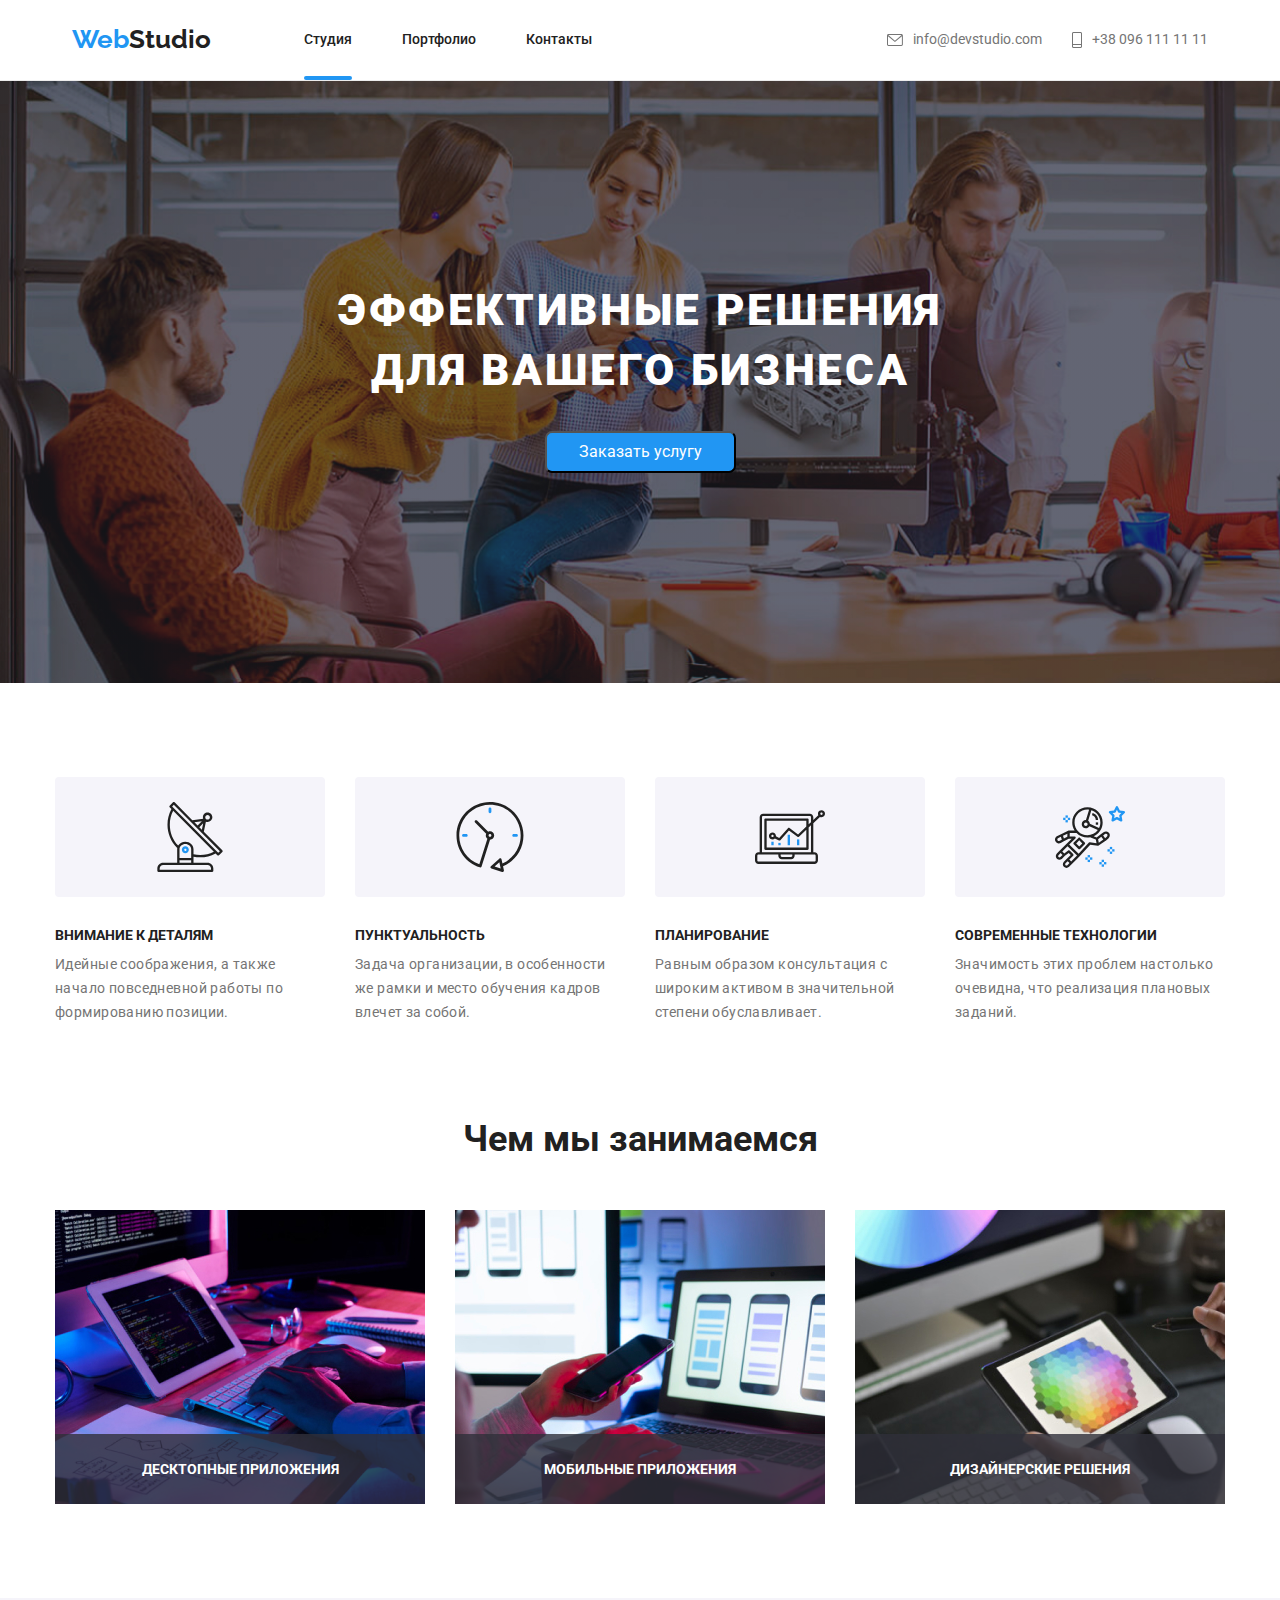
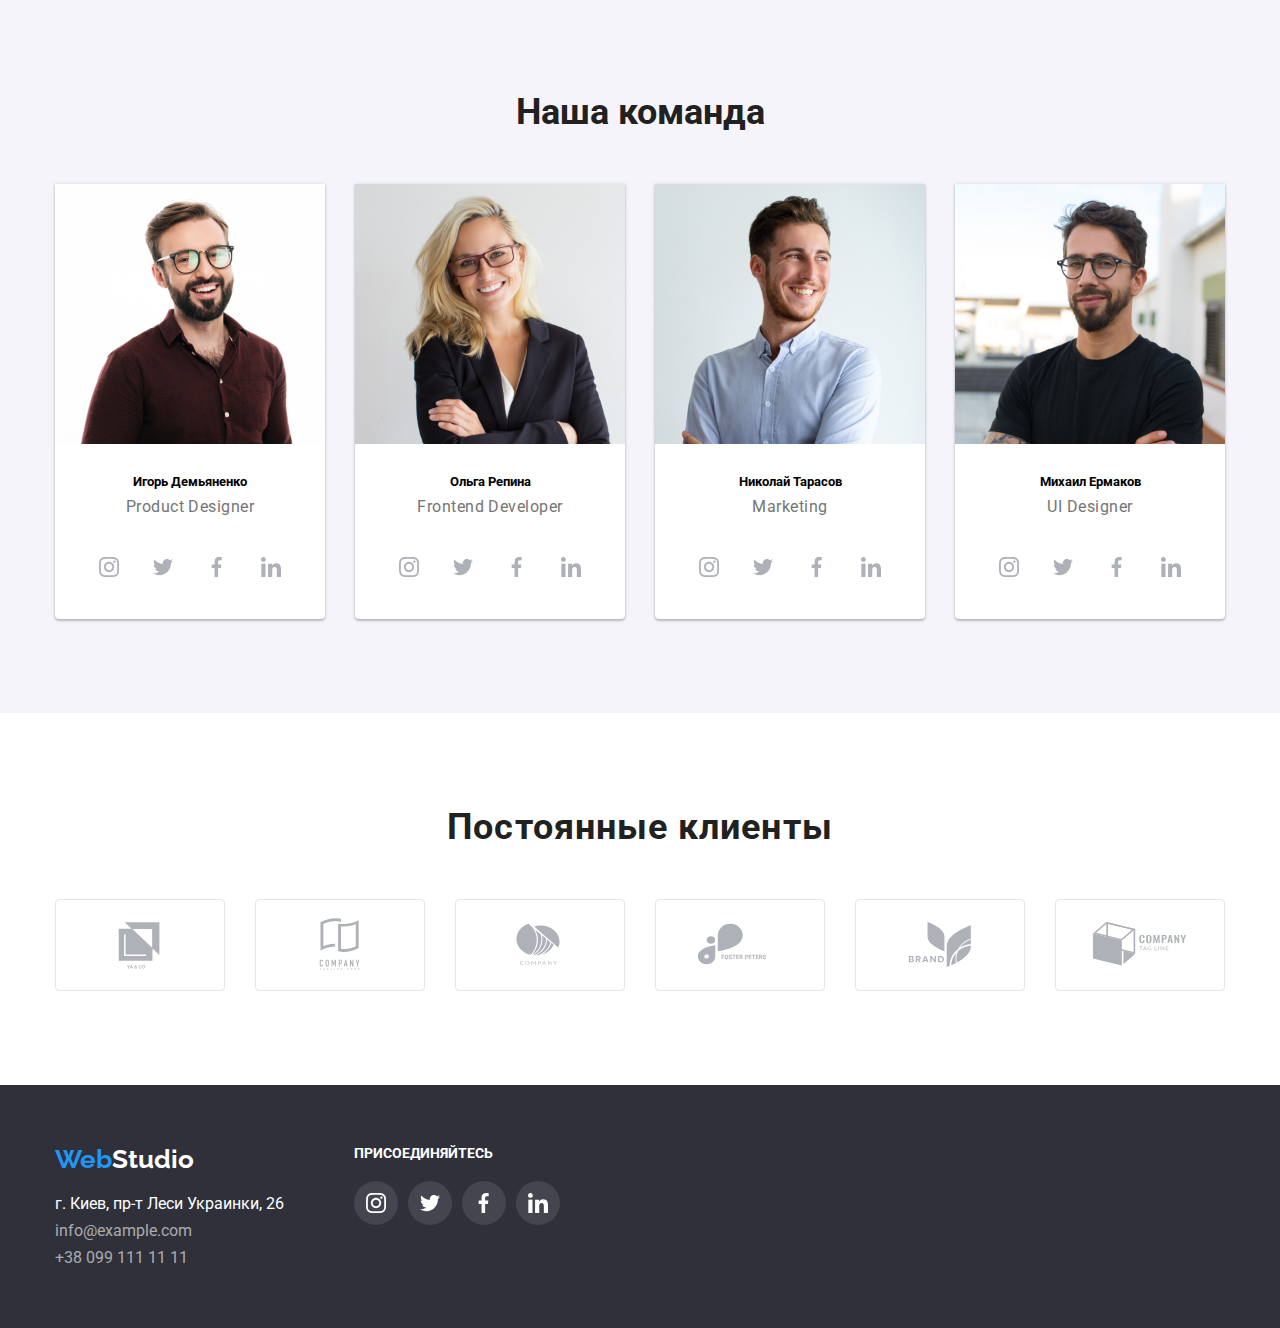
<file: index.html>
<!DOCTYPE html>
<html lang="ru">
  <head>
    <meta charset="UTF-8" />
    <meta http-equiv="X-UA-Compatible" content="IE=edge" />
    <meta name="viewport" content="width=device-width, initial-scale=1.0" />
    <title>"Студия"</title>
    <link
      rel="stylesheet"
      href="https://cdnjs.cloudflare.com/ajax/libs/modern-normalize/1.1.0/modern-normalize.css"
    />
    <link rel="preconnect" href="https://fonts.googleapis.com" />
    <link rel="preconnect" href="https://fonts.gstatic.com" crossorigin />
    <link
      href="https://fonts.googleapis.com/css2?family=Raleway:wght@700&family=Roboto:wght@400;500;700;900&display=swap"
      rel="stylesheet"
    />
    <link rel="stylesheet" href="./CSS/styles.css" />
  </head>

  <body class="body">
    <header class="header">
      <div class="container header-container">
        <div class="header-first-part">
          <a href="" class="logo-header">
            <span class="web-header-first-part">Web</span>
            <span class="web-header-second-part">Studio</span>
          </a>
          <nav class="header-navigation">
            <ul class="site-nav header-list">
              <li class="site-nav-item-list">
                <a class="site-nav-item current" href="">Студия</a>
              </li>
              <li class="site-nav-item-list">
                <a class="site-nav-item" href="./portfolio.html">Портфолио</a>
              </li>
              <li class="site-nav-item-list">
                <a class="site-nav-item" href="">Контакты</a>
              </li>
            </ul>
          </nav>
        </div>
        <div class="header-contacts">
          <ul class="contacts">
            <li class="item">
              <a href="mailto:info@devstudio.com" class="contact_link">
                <svg class="item_picture" width="16" height="12">
                  <use
                    href="./images/icons.svg#icon-envelope"
                    width="16"
                    height="12"
                  ></use>
                </svg>
                info@devstudio.com</a
              >
            </li>
            <li class="item">
              <a href="tel:+380961111111" class="contact_link">
                <svg class="item_picture" width="10" height="16">
                  <use href="./images/icons.svg#icon-smartphone"></use>
                </svg>
                +38 096 111 11 11
              </a>
            </li>
          </ul>
        </div>
      </div>
    </header>

    <main class="main">
      <section class="hero-section section">
        <div class="hero-section-main">
          <h1 class="hero-title">ЭФФЕКТИВНЫЕ РЕШЕНИЯ ДЛЯ ВАШЕГО БИЗНЕСА</h1>
          <div class="hero-section-button">
            <button type="button" class="button" data-modal-open>
              Заказать услугу
            </button>
          </div>
        </div>
      </section>

      <section class="feautures-section section">
        <div class="container">
          <ul class="feautures-list">
            <li class="feautures-items">
              <div class="feautures-picture-container">
                <svg class="feautures-picture">
                  <use
                    class="antenna-item"
                    href="./images/icons.svg#icon-antenna"
                  ></use>
                </svg>
              </div>

              <h4 class="feautures-title">ВНИМАНИЕ К ДЕТАЛЯМ</h4>
              <p class="feautures-text">
                Идейные соображения, а также начало повседневной работы по
                формированию позиции.
              </p>
            </li>

            <li class="feautures-items">
              <div class="feautures-picture-container">
                <svg class="feautures-picture">
                  <use
                    class="antenna-item"
                    href="./images/icons.svg#icon-clock"
                  ></use>
                </svg>
              </div>
              <h4 class="feautures-title">ПУНКТУАЛЬНОСТЬ</h4>
              <p class="feautures-text">
                Задача организации, в особенности же рамки и место обучения
                кадров влечет за собой.
              </p>
            </li>

            <li class="feautures-items">
              <div class="feautures-picture-container">
                <svg class="feautures-picture">
                  <use
                    class="antenna-item"
                    href="./images/icons.svg#icon-diagram"
                  ></use>
                </svg>
              </div>
              <h4 class="feautures-title">ПЛАНИРОВАНИЕ</h4>
              <p class="feautures-text">
                Равным образом консультация с широким активом в значительной
                степени обуславливает.
              </p>
            </li>

            <li class="feautures-items">
              <div class="feautures-picture-container">
                <svg class="feautures-picture">
                  <use
                    class="antenna-item"
                    href="./images/icons.svg#icon-astronaut"
                  ></use>
                </svg>
              </div>
              <h4 class="feautures-title">СОВРЕМЕННЫЕ ТЕХНОЛОГИИ</h4>
              <p class="feautures-text">
                Значимость этих проблем настолько очевидна, что реализация
                плановых заданий.
              </p>
            </li>
          </ul>
        </div>
      </section>
      <section class="what-we-do-section section">
        <div class="what-we-do-section container">
          <h2 class="what-we-do-title">Чем мы занимаемся</h2>
          <div class="what-we-do-img-container">
            <ul class="what-we-do-img">
              <li class="what-we-do-img-list what_we_do_overlay">
                <img
                  src="./images/laptop.jpg"
                  width="370"
                  height="294"
                  alt="планшет"
                />
                <h3 class="overlay_title">ДЕСКТОПНЫЕ ПРИЛОЖЕНИЯ</h3>
              </li>

              <li class="what-we-do-img-list">
                <img
                  src="./images/computer_and_phone.jpg"
                  width="370"
                  height="294"
                  alt="компьютер_и_телефон"
                />
                <h3 class="overlay_title">МОБИЛЬНЫЕ ПРИЛОЖЕНИЯ</h3>
              </li>
              <li class="what-we-do-img-list">
                <img
                  src="./images/laptop_in_hands.jpg"
                  width="370"
                  height="294"
                  alt="планшет_в_руках"
                />
                <h3 class="overlay_title">ДИЗАЙНЕРСКИЕ РЕШЕНИЯ</h3>
              </li>
            </ul>
          </div>
        </div>
      </section>

      <section class="our_team_section section">
        <div class="container">
          <h2 class="our_team_section_title">Наша команда</h2>
          <ul class="our_team_list">
            <li class="our_team_item">
              <img
                src="./images/ihor_demyanenko.jpg"
                width="270"
                height="260"
                alt="ihor_demyanenko"
              />
              <h5 class="our_team_name">Игорь Демьяненко</h5>
              <p lang="en" class="our_team_profession">Product Designer</p>
              <ul class="social_items_list">
                <li class="social_list_item">
                  <a class="social_link_type" href="https://www.instagram.com"
                    ><svg class="social_link link" width="20" height="20">
                      <use href="./images/icons.svg#icon-instagram"></use>
                    </svg>
                  </a>
                </li>
                <li class="social_list_item">
                  <a class="social_link_type" href="https://www.instagram.com"
                    ><svg class="social_link link" width="20" height="20">
                      <use href="./images/icons.svg#icon-twitter"></use>
                    </svg>
                  </a>
                </li>
                <li class="social_list_item">
                  <a class="social_link_type" href="https://www.instagram.com"
                    ><svg class="social_link link" width="20" height="20">
                      <use href="./images/icons.svg#icon-facebook"></use>
                    </svg>
                  </a>
                </li>
                <li class="social_list_item">
                  <a class="social_link_type" href="https://www.instagram.com"
                    ><svg class="social_link link" width="20" height="20">
                      <use href="./images/icons.svg#icon-linkedin"></use>
                    </svg>
                  </a>
                </li>
              </ul>
            </li>
            <li class="our_team_item">
              <img
                src="./images/olha_repina.jpg"
                width="270"
                height="260"
                alt="olha_repina"
              />
              <h5 class="our_team_name">Ольга Репина</h5>
              <p lang="en" class="our_team_profession">Frontend Developer</p>
              <ul class="social_items_list">
                <li class="social_list_item">
                  <a class="social_link_type" href="https://www.instagram.com"
                    ><svg class="social_link link" width="20" height="20">
                      <use href="./images/icons.svg#icon-instagram"></use>
                    </svg>
                  </a>
                </li>
                <li class="social_list_item">
                  <a class="social_link_type" href="https://www.instagram.com"
                    ><svg class="social_link link" width="20" height="20">
                      <use href="./images/icons.svg#icon-twitter"></use>
                    </svg>
                  </a>
                </li>
                <li class="social_list_item">
                  <a class="social_link_type" href="https://www.instagram.com"
                    ><svg class="social_link link" width="20" height="20">
                      <use href="./images/icons.svg#icon-facebook"></use>
                    </svg>
                  </a>
                </li>
                <li class="social_list_item">
                  <a class="social_link_type" href="https://www.instagram.com"
                    ><svg class="social_link link" width="20" height="20">
                      <use href="./images/icons.svg#icon-linkedin"></use>
                    </svg>
                  </a>
                </li>
              </ul>
            </li>
            <li class="our_team_item">
              <img
                src="./images/nikolai_tarasov.jpg"
                width="270"
                height="260"
                alt="nikolai_tarasov"
              />
              <h5 class="our_team_name">Николай Тарасов</h5>
              <p lang="en" class="our_team_profession">Marketing</p>
              <ul class="social_items_list">
                <li class="social_list_item">
                  <a class="social_link_type" href="https://www.instagram.com"
                    ><svg class="social_link link" width="20" height="20">
                      <use href="./images/icons.svg#icon-instagram"></use>
                    </svg>
                  </a>
                </li>
                <li class="social_list_item">
                  <a class="social_link_type" href="https://www.instagram.com"
                    ><svg class="social_link link" width="20" height="20">
                      <use href="./images/icons.svg#icon-twitter"></use>
                    </svg>
                  </a>
                </li>
                <li class="social_list_item">
                  <a class="social_link_type" href="https://www.instagram.com"
                    ><svg class="social_link link" width="20" height="20">
                      <use href="./images/icons.svg#icon-facebook"></use>
                    </svg>
                  </a>
                </li>
                <li class="social_list_item">
                  <a class="social_link_type" href="https://www.instagram.com"
                    ><svg class="social_link link" width="20" height="20">
                      <use href="./images/icons.svg#icon-linkedin"></use>
                    </svg>
                  </a>
                </li>
              </ul>
            </li>
            <li class="our_team_item">
              <img
                src="./images/mikhail_ermakov.jpg"
                width="270"
                height="260"
                alt="mikhail_ermakov"
              />
              <h5 class="our_team_name">Михаил Ермаков</h5>
              <p lang="en" class="our_team_profession">UI Designer</p>
              <ul class="social_items_list">
                <li class="social_list_item">
                  <a class="social_link_type" href="https://www.instagram.com/"
                    ><svg class="social_link link" width="20" height="20">
                      <use href="./images/icons.svg#icon-instagram"></use>
                    </svg>
                  </a>
                </li>
                <li class="social_list_item">
                  <a class="social_link_type" href=""
                    ><svg class="social_link link" width="20" height="20">
                      <use href="./images/icons.svg#icon-twitter"></use>
                    </svg>
                  </a>
                </li>
                <li class="social_list_item">
                  <a class="social_link_type" href=""
                    ><svg class="social_link link" width="20" height="20">
                      <use href="./images/icons.svg#icon-facebook"></use>
                    </svg>
                  </a>
                </li>
                <li class="social_list_item">
                  <a class="social_link_type" href=""
                    ><svg class="social_link link" width="20" height="20">
                      <use href="./images/icons.svg#icon-linkedin"></use>
                    </svg>
                  </a>
                </li>
              </ul>
            </li>
          </ul>
        </div>
      </section>
    </main>

    <section class="clients_section section">
      <div class="clients_container container">
        <h3 class="clients_section_title">Постоянные клиенты</h3>
        <ul class="clients_list">
          <li class="clients_list_item">
            <a class="clients_item">
              <svg class="clients_picture">
                <use href="./images/icons.svg#icon-company_1"></use>
              </svg>
            </a>
          </li>

          <li class="clients_list_item">
            <a class="clients_item">
              <svg class="clients_picture">
                <use href="./images/icons.svg#icon-company_2"></use>
              </svg>
            </a>
          </li>

          <li class="clients_list_item">
            <a class="clients_item">
              <svg class="clients_picture">
                <use href="./images/icons.svg#icon-company_3"></use>
              </svg>
            </a>
          </li>

          <li class="clients_list_item">
            <a class="clients_item">
              <svg class="clients_picture">
                <use href="./images/icons.svg#icon-company_4"></use>
              </svg>
            </a>
          </li>

          <li class="clients_list_item">
            <a class="clients_item">
              <svg class="clients_picture">
                <use href="./images/icons.svg#icon-company_5"></use>
              </svg>
            </a>
          </li>

          <li class="clients_list_item">
            <a class="clients_item">
              <svg class="clients_picture">
                <use href="./images/icons.svg#icon-company_6"></use>
              </svg>
            </a>
          </li>
        </ul>
      </div>
    </section>

    <footer class="footer_section section">
      <div class="footer_section_parts container">
        <div class="footer_adress_part">
          <a class="footer_logo" href="">
            <span class="logo_first_part">Web</span>
            <span class="logo_second_part">Studio</span>
          </a>
          <address class="address">
            <ul class="address_items">
              <li class="address_points">
                <a class="map" href="https://goo.gl/maps/ECSLyDQCpFmgrmf19"
                  >г. Киев, пр-т Леси Украинки, 26</a
                >
              </li>
              <li class="address_points">
                <a class="mail_address" href="mailto:info@example.com"
                  >info@example.com</a
                >
              </li>
              <li class="address_points">
                <a class="tel_number" href="tel:+380991111111"
                  >+38 099 111 11 11</a
                >
              </li>
            </ul>
          </address>
        </div>
        <div class="join_part">
          <h3 class="join_title">ПРИСОЕДИНЯЙТЕСЬ</h3>
          <ul class="footer_social_items_list">
            <li class="footer_social_list_item">
              <a
                class="footer_social_link_type"
                href="https://www.instagram.com"
                ><svg class="footer_social_link link" width="20" height="20">
                  <use href="./images/icons.svg#icon-instagram"></use>
                </svg>
              </a>
            </li>
            <li class="footer_social_list_item">
              <a
                class="footer_social_link_type"
                href="https://www.instagram.com"
                ><svg class="footer_social_link link" width="20" height="20">
                  <use href="./images/icons.svg#icon-twitter"></use>
                </svg>
              </a>
            </li>
            <li class="footer_social_list_item">
              <a
                class="footer_social_link_type"
                href="https://www.instagram.com"
                ><svg class="footer_social_link link" width="20" height="20">
                  <use href="./images/icons.svg#icon-facebook"></use>
                </svg>
              </a>
            </li>
            <li class="footer_social_list_item">
              <a
                class="footer_social_link_type"
                href="https://www.instagram.com"
                ><svg class="footer_social_link link" width="20" height="20">
                  <use href="./images/icons.svg#icon-linkedin"></use>
                </svg>
              </a>
            </li>
          </ul>
        </div>
      </div>
    </footer>

    <div class="backdrop is-hidden" data-modal>
      <div class="modal">
        <button type="button" class="modal_button_close" data-modal-close>
          <svg class="close_button" width="30" height="30">
            <use href="./images/icons.svg#icon-close"></use>
          </svg>
        </button>
      </div>
    </div>

    <script src="./js/modal.js"></script>
  </body>
</html>
</file>
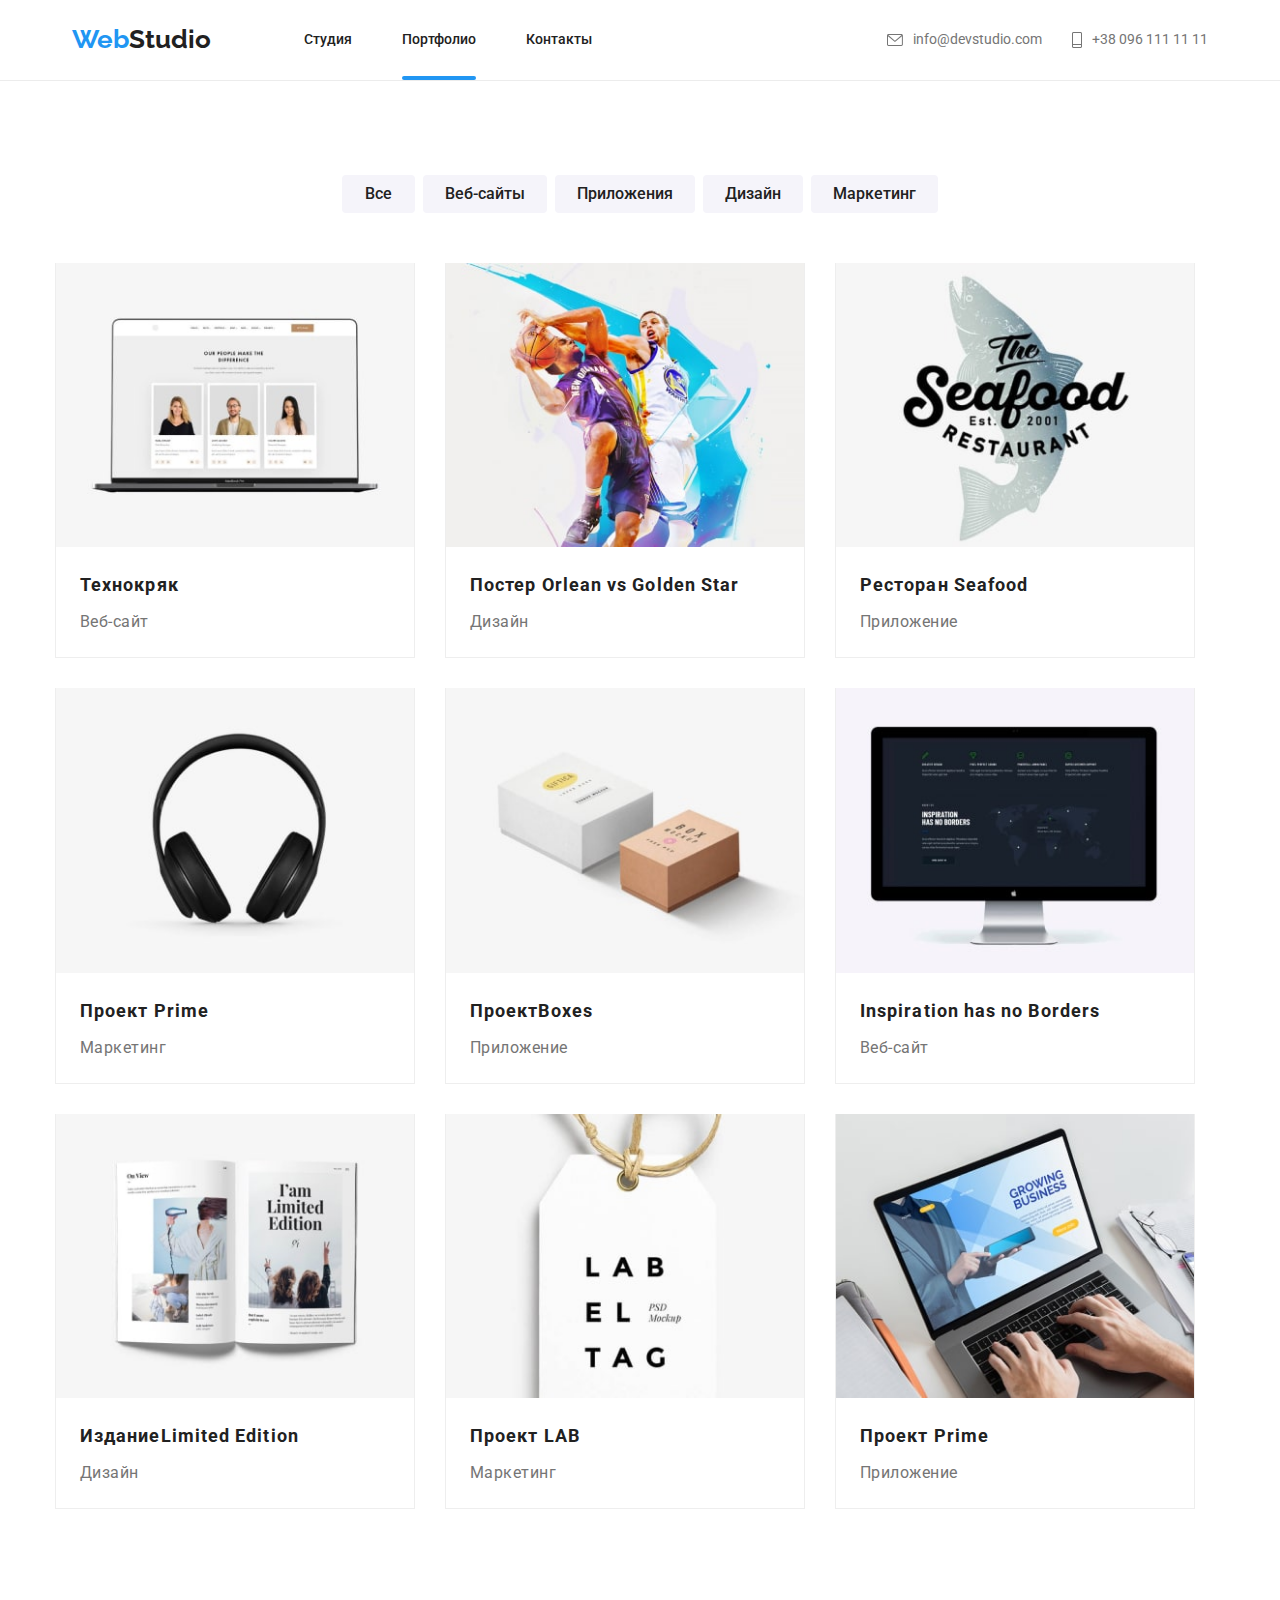
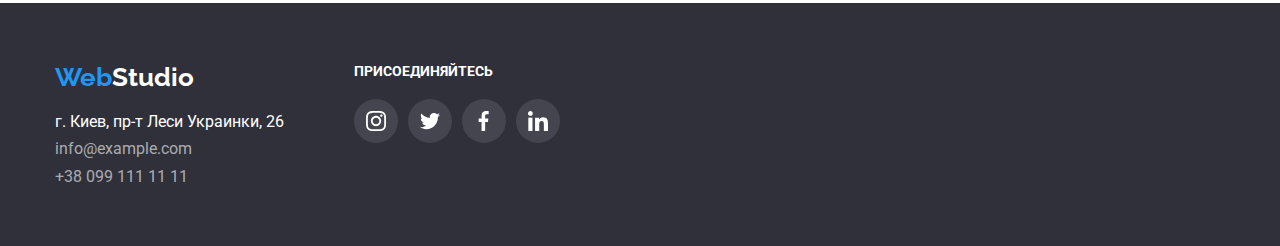
<file: portfolio.html>
<!DOCTYPE html>
<html lang="ru">
  <head>
    <meta charset="UTF-8" />
    <meta http-equiv="X-UA-Compatible" content="IE=edge" />
    <meta name="viewport" content="width=device-width, initial-scale=1.0" />
    <title>"Портфолио"</title>
    <link
      rel="stylesheet"
      href="https://cdnjs.cloudflare.com/ajax/libs/modern-normalize/1.1.0/modern-normalize.css"
    />
    <link rel="preconnect" href="https://fonts.googleapis.com" />
    <link rel="preconnect" href="https://fonts.gstatic.com" crossorigin />
    <link
      href="https://fonts.googleapis.com/css2?family=Raleway:wght@700&family=Roboto:wght@400;500;700;900&display=swap"
      rel="stylesheet"
    />
    <link rel="stylesheet" href="./CSS/styles.css" />
  </head>

  <body class="body">
    <header class="header">
      <div class="container header-container">
        <div class="header-first-part">
          <a href="" class="logo-header">
            <span class="web-header-first-part">Web</span>
            <span class="web-header-second-part">Studio</span>
          </a>
          <nav class="header-navigation">
            <ul class="site-nav header-list">
              <li class="site-nav-item-list">
                <a class="site-nav-item" href="./index.html">Студия</a>
              </li>
              <li class="site-nav-item-list">
                <a class="site-nav-item current" href="">Портфолио</a>
              </li>
              <li class="site-nav-item-list">
                <a class="site-nav-item" href="">Контакты</a>
              </li>
            </ul>
          </nav>
        </div>
        <div class="header-contacts">
          <ul class="contacts">
            <li class="item">
              <a href="mailto:info@devstudio.com" class="contact_link">
                <svg class="item_picture" width="16" height="12">
                  <use
                    href="./images/icons.svg#icon-envelope"
                    width="16"
                    height="12"
                  ></use>
                </svg>
                info@devstudio.com</a
              >
            </li>
            <li class="item">
              <a href="tel:+380961111111" class="contact_link">
                <svg class="item_picture" width="10" height="16">
                  <use href="./images/icons.svg#icon-smartphone"></use>
                </svg>
                +38 096 111 11 11
              </a>
            </li>
          </ul>
        </div>
      </div>
    </header>

    <main>
      <section class="main-section section">
        <div class="main-section-container container">
          <h1 hidden>Фильтр</h1>
          <ul class="portfolio-filter">
            <li class="portfolio-buttons">
              <button type="button" class="portfolio-filter-button">Все</button>
            </li>
            <li class="portfolio-buttons">
              <button type="button" class="portfolio-filter-button">
                Веб-сайты
              </button>
            </li>
            <li class="portfolio-buttons">
              <button type="button" class="portfolio-filter-button">
                Приложения
              </button>
            </li>
            <li class="portfolio-buttons">
              <button type="button" class="portfolio-filter-button">
                Дизайн
              </button>
            </li>
            <li class="portfolio-buttons">
              <button type="button" class="portfolio-filter-button">
                Маркетинг
              </button>
            </li>
          </ul>

          <ul class="work-examples-list">
            <li class="work-examples">
              <a
                class="work-examples-button"
                href="./second.html"
                target="_blank"
                rel="noofener noreferer"
              >
                <div class="work_examples_main_overlay">
                  <img
                    src="./images/woman_and_man.jpg"
                    width="370"
                    height="294"
                    alt="женщины_и_мужчина"
                  />
                  <p class="work_examples_overlay">
                    Технокряк это современная площадка распространения
                    коронавируса. Компании используют эту платформу для
                    цифрового шпионажа и атак на защищённые сервера конкурентов.
                  </p>
                </div>
                <div class="work-example-description">
                  <h5 class="work-example-name">Технокряк</h5>
                  <p class="work-example-type">Веб-сайт</p>
                </div>
              </a>
            </li>

            <li class="work-examples">
              <a
                class="work-examples-button"
                href=""
                target="_blank"
                rel="noofener noreferer"
              >
                <div class="work_examples_main_overlay">
                  <img
                    src="./images/basketball.jpg"
                    width="370"
                    height="294"
                    alt="баскетбол"
                  />
                  <p class="work_examples_overlay">
                    Технокряк это современная площадка распространения
                    коронавируса. Компании используют эту платформу для
                    цифрового шпионажа и атак на защищённые сервера конкурентов.
                  </p>
                </div>
                <div class="work-example-description">
                  <h5 class="work-example-name">
                    Постер <span lang="en">Orlean vs Golden Star</span>
                  </h5>
                  <p class="work-example-type">Дизайн</p>
                </div>
              </a>
            </li>

            <li class="work-examples">
              <a
                class="work-examples-button"
                href=""
                target="_blank"
                rel="noofener noreferer"
              >
                <div class="work_examples_main_overlay">
                  <img
                    src="./images/seafood.jpg"
                    width="370"
                    height="294"
                    alt="ресторан"
                  />
                  <p class="work_examples_overlay">
                    Технокряк это современная площадка распространения
                    коронавируса. Компании используют эту платформу для
                    цифрового шпионажа и атак на защищённые сервера конкурентов.
                  </p>
                </div>

                <div class="work-example-description">
                  <h5 class="work-example-name">
                    Ресторан <span lang="en">Seafood</span>
                  </h5>
                  <p class="work-example-type">Приложение</p>
                </div>
              </a>
            </li>

            <li class="work-examples">
              <a
                class="work-examples-button"
                href=""
                target="_blank"
                rel="noofener noreferer"
              >
                <div class="work_examples_main_overlay">
                  <img
                    src="./images/headphones.jpg"
                    width="370"
                    height="294"
                    alt="наушники"
                  />
                  <p class="work_examples_overlay">
                    Технокряк это современная площадка распространения
                    коронавируса. Компании используют эту платформу для
                    цифрового шпионажа и атак на защищённые сервера конкурентов.
                  </p>
                </div>
                <div class="work-example-description">
                  <h5 class="work-example-name">
                    Проект <span lang="en">Prime</span>
                  </h5>
                  <p class="work-example-type">Маркетинг</p>
                </div>
              </a>
            </li>

            <li class="work-examples">
              <a
                class="work-examples-button"
                href=""
                target="_blank"
                rel="noofener noreferer"
              >
                <div class="work_examples_main_overlay">
                  <img
                    src="./images/two_boxes.jpg"
                    width="370"
                    height="294"
                    alt="коробочки"
                  />
                  <p class="work_examples_overlay">
                    Технокряк это современная площадка распространения
                    коронавируса. Компании используют эту платформу для
                    цифрового шпионажа и атак на защищённые сервера конкурентов.
                  </p>
                </div>
                <div class="work-example-description">
                  <h5 class="work-example-name">
                    Проект<span lang="en">Boxes</span>
                  </h5>
                  <p class="work-example-type">Приложение</p>
                </div>
              </a>
            </li>

            <li class="work-examples">
              <a
                class="work-examples-button"
                href=""
                target="_blank"
                rel="noofener noreferer"
              >
                <div class="work_examples_main_overlay">
                  <img
                    src="./images/monitor.jpg"
                    width="370"
                    height="294"
                    alt="монитор"
                  />
                  <p class="work_examples_overlay">
                    Технокряк это современная площадка распространения
                    коронавируса. Компании используют эту платформу для
                    цифрового шпионажа и атак на защищённые сервера конкурентов.
                  </p>
                </div>
                <div class="work-example-description">
                  <h5 class="work-example-name">
                    <span lang="en">Inspiration has no Borders</span>
                  </h5>
                  <p class="work-example-type">Веб-сайт</p>
                </div>
              </a>
            </li>

            <li class="work-examples">
              <a
                class="work-examples-button"
                href=""
                target="_blank"
                rel="noofener noreferer"
              >
                <div class="work_examples_main_overlay">
                  <img
                    src="./images/open_book.jpg"
                    width="370"
                    height="294"
                    alt="книга"
                  />
                  <p class="work_examples_overlay">
                    Технокряк это современная площадка распространения
                    коронавируса. Компании используют эту платформу для
                    цифрового шпионажа и атак на защищённые сервера конкурентов.
                  </p>
                </div>
                <div class="work-example-description">
                  <h5 class="work-example-name">
                    Издание<span lang="en">Limited Edition</span>
                  </h5>
                  <p class="work-example-type">Дизайн</p>
                </div>
              </a>
            </li>

            <li class="work-examples">
              <a
                class="work-examples-button"
                href=""
                target="_blank"
                rel="noofener noreferer"
              >
                <div class="work_examples_main_overlay">
                  <img
                    src="./images/label.jpg"
                    width="370"
                    height="294"
                    alt="лейбл"
                  />
                  <p class="work_examples_overlay">
                    Технокряк это современная площадка распространения
                    коронавируса. Компании используют эту платформу для
                    цифрового шпионажа и атак на защищённые сервера конкурентов.
                  </p>
                </div>
                <div class="work-example-description">
                  <h5 class="work-example-name">
                    Проект <span lang="en">LAB</span>
                  </h5>
                  <p class="work-example-type">Маркетинг</p>
                </div>
              </a>
            </li>

            <li class="work-examples">
              <a
                class="work-examples-button"
                href=""
                target="_blank"
                rel="noofener noreferer"
              >
                <div class="work_examples_main_overlay">
                  <img
                    src="./images/laptop_portfolio.jpg"
                    width="370"
                    height="294"
                    alt="ноутбук"
                  />
                  <p class="work_examples_overlay">
                    Технокряк это современная площадка распространения
                    коронавируса. Компании используют эту платформу для
                    цифрового шпионажа и атак на защищённые сервера конкурентов.
                  </p>
                </div>
                <div class="work-example-description">
                  <h5 class="work-example-name">
                    Проект <span lang="en">Prime</span>
                  </h5>
                  <p class="work-example-type">Приложение</p>
                </div>
              </a>
            </li>
          </ul>
        </div>
      </section>
    </main>
    <footer class="footer_section section">
      <div class="footer_section_parts container">
        <div class="footer_adress_part">
          <a class="footer_logo" href="">
            <span class="logo_first_part">Web</span>
            <span class="logo_second_part">Studio</span>
          </a>
          <address class="address">
            <ul class="adress_items">
              <li class="address_points">
                <a class="map" href="https://goo.gl/maps/ECSLyDQCpFmgrmf19"
                  >г. Киев, пр-т Леси Украинки, 26</a
                >
              </li>
              <li class="address_points">
                <a class="mail_address" href="mailto:info@example.com"
                  >info@example.com</a
                >
              </li>
              <li class="address_points">
                <a class="tel_number" href="tel:+380991111111"
                  >+38 099 111 11 11</a
                >
              </li>
            </ul>
          </address>
        </div>
        <div class="join_part">
          <h3 class="join_title">ПРИСОЕДИНЯЙТЕСЬ</h3>
          <ul class="footer_social_items_list">
            <li class="footer_social_list_item">
              <a
                class="footer_social_link_type"
                href="https://www.instagram.com"
                ><svg class="footer_social_link link" width="20" height="20">
                  <use href="./images/icons.svg#icon-instagram"></use>
                </svg>
              </a>
            </li>
            <li class="footer_social_list_item">
              <a
                class="footer_social_link_type"
                href="https://www.instagram.com"
                ><svg class="footer_social_link link" width="20" height="20">
                  <use href="./images/icons.svg#icon-twitter"></use>
                </svg>
              </a>
            </li>
            <li class="footer_social_list_item">
              <a
                class="footer_social_link_type"
                href="https://www.instagram.com"
                ><svg class="footer_social_link link" width="20" height="20">
                  <use href="./images/icons.svg#icon-facebook"></use>
                </svg>
              </a>
            </li>
            <li class="footer_social_list_item">
              <a
                class="footer_social_link_type"
                href="https://www.instagram.com"
                ><svg class="footer_social_link link" width="20" height="20">
                  <use href="./images/icons.svg#icon-linkedin"></use>
                </svg>
              </a>
            </li>
          </ul>
        </div>
      </div>
    </footer>
  </body>
</html>
</file>
<file: CSS/styles.css>
/*main colors*/
:root {
  --general_text_color: #212121;
  --secondary_text_color: #757575;
  --links_and_buttons_color: #2196f3;
  --background_color: #2f303a;
  --white_color: #FFFFFF;
  --secondary_background_color: #F5F4FA;
  --thirdly_background_color: #E5E5E5;
  --borders_color:  #AFB1B8;
}

h1, h2, h3, h4, h5, h6, p {
  margin: 0;
}

*,
*::before,
*::after {
  box-sizing: border-box;
}

ul {
  padding: 0;
  margin: 0;
}

img {
  display: block;
  max-width: 100%;
  height: auto;
}

button {
    cursor: pointer;
}

a {
  text-decoration: none;
}
.container {
  width: 1200px;
  padding-left: 15px;
  padding-right: 15px;
  margin: 0 auto;
  }

.body {
    font-family: roboto, sans-serif;
    padding-left: 0; 

    background-color: var(--white_color);

}

* {
  list-style: none;
}

.section {
  padding-top: 94px;
  padding-bottom: 94px;
  }

.link {
  fill: var(--borders_color);
}


/*********************************INDEX.HTML*************************************/
/*header`s styles*/
/* Logo */


.header-container {
  display: flex;
  
  margin: 0 auto;
  padding-left: 32px;
  padding-right: 32px;


  }

.header {
    background-color: var(--white_color);
    text-align: center;
    border-bottom: 1px solid #ececec;
    margin: 0 auto;

}

.header-list {
    display: block;
    display: flex;
}


.logo-header {
    font-family: Raleway;
    font-style: normal;
    font-weight: 700;
    font-size: 26px;
    line-height: 1.2;
    text-decoration: none;

    display: flex;
    align-items: center;
    justify-content: flex-start;
    
    margin-right: 93px;


  }

.web-header-first-part {
    color: var(--links_and_buttons_color);
}

.web-header-second-part {
    color: var(--general_text_color);
}

/*navigation*/

.header-navigation {
  display: flex;
  align-items: center;

}
.site-nav > li > a {
    color: var(--general_text_color);
    font-weight: 500;
    font-size: 14px;
    line-height: 1.14;
    text-decoration: none;

    transition: color 250ms cubic-bezier(0.4, 0, 0.2, 1);

}

.site-nav-item-list {
  display: flex;
}

.site-nav-item-list:not(:last-child) {
  margin-right: 50px;
}

.site-nav-item {
  display: block;
  display: flex;
  justify-content: center;
  padding-top: 32px;
  padding-bottom: 32px;
  align-items: center;
  
  position: relative;
  }

.site-nav .site-nav-item:not(:last-child) {
  margin-right: 50px;
}

.site-nav a:hover,
.site-nav a:focus,
.contacts a:hover,
.contacts a:focus {
  color: var(--links_and_buttons_color);
}

.current::after {
  content: '';
  width: 100%;
  height: 4px;
  background-color: var(--links_and_buttons_color);
  border-radius: 2px;
  position: absolute;
  bottom: 0;
  left: 0;
}
/****************************************contacts*****************************************/
.header-container {
  display: flex;
    justify-content: space-between;
  
}

.header-contacts {
  display: flex;

}

.header-first-part {
  display: flex;
}

.contacts {
  display: flex;
  justify-content: flex-end;
  align-items: center;
}

.contacts .item:not(:last-child) {
  margin-right: 30px;
  display: flex;
  align-items: center;
  justify-content: center;

  }

.item_picture {
  fill: currentColor;
  margin-right: 10px;
  
}

.contact_link {
  color: var(--secondary_text_color);
  display: flex;
  align-items: center;
  padding: 32px 0;
  font-size: 14px;
  line-height: 1.14;

  transition: color 250ms cubic-bezier(0.4, 0, 0.2, 1);
}

/****************************************Main`s styles*****************************************/


/*****************************************hero section***************************************/

.hero-section{
  padding: 94px 0 94px 0;
  

  background-image: linear-gradient(to right, rgba(47, 48, 58, 0.4), rgba(47, 48, 58, 0.4)), url(../images/header_image.jpg);
  background-size: cover;
  background-size: no-repeat;

}

.hero-section-main {
    padding-left: 15px;
    padding-right: 15px;
    margin: 0 auto;
    }

.hero-section {
  background-color: var(--background_color);
  text-align: center;
  max-width: 1600px;
  margin: 0 auto;
  padding-top: 0;
  padding-bottom: 210px;
  padding-top: 200px;


  }

.hero-title {
    color: #FFFFFF;
    font-weight: 900;
    font-size: 44px;
    line-height: 1.36;
    text-align: center;
    vertical-align: top;
    letter-spacing: 0.06em;

    max-width: 700px;
    margin: 0 auto 30px;

    }

  .button {
    background-color: var(--links_and_buttons_color);
    color: var(--white_color);
    font-family: roboto;
    font style:bold;
    font size: 16px;
    line height: 1.9;
    line height: 160%;
    text-align: center;
    border-radius:7px;
    cursor: pointer;
    
    padding: 10px 32px 10px 32px;  
  
  }

    /***********************************************feautures section*********************************/
    
.feautures-section {
  display: flex;
  text-align: center;
  justify-content: center;
  margin: 0 auto;
  }

.feautures-list {
  display: flex;
  align-items: center;
  }

.feautures-items:not(:last-child) {
  margin-right: 30px;
}

.feautures-title {
    color: var(--general_text_color);
    font-size: 14px;
    font-style: bold;
    line height: 1.14;
    align: left;   
    margin-bottom:10px;
    text-align: left;
  }


.feautures-text {
    color: var(--secondary_text_color);
    font-style: normal;
    font-size: 14px;
    line-height: 1.7;
    text-align: left;
    letter-spacing: 0.03em;
    text-align: left;
    max-width: 270px;    
}

.feautures-picture-container {
  display: flex;
  justify-content: center;
  align-items: center;
  margin-bottom: 30px;
  background-color: var(--secondary_background_color);
  border-radius: 4px;
  height: 120px;
}

.feautures-picture {
  background-color: var(--secondary_background_color);
  width: 70px;
  height: 70px;
  justify-content: center;

}

/*********************************************what we do section**************************************/

.what-we-do-section {
  background-color: v#FFFFFF;
  padding-top: 0;

}

.what-we-do-img {
  display: flex;
  margin: 0 auto;
  text-align: center;
  justify-content: center;
}


.what-we-do-img-list:not(:last-child){
  margin-right: 30px;

}

.what-we-do-img-list {
  position: relative;
}

.what-we-do-title {

    color: var(--general_text_color);
    font-style: Bold;
    font-size: 36px;
    line-height: 1.16;
    text-align: Center;
    margin-bottom: 50px;
}

.what_we_do_owerlay {
  position: relative;
}

.what_we_do_overlay::before {
  
  /* content: '';
  position: absolute;
  bottom: 0;
  left: 0;
  width: 100%;
  height: 70px;
  background-color: rgba(47, 48, 58, 0.8); */
}

.overlay_title {
  position:absolute;
  display: flex;
  justify-content: center;
  align-items: center;
  bottom: 0;
  left: 0;
  background-color: rgba(47, 48, 58, 0.8);
  width: 100%;
  height: 70px;

  color:var(--white_color);
  font-size: 14px;
  line-height: 1,17;
  letter-spacing: 0,03;
  text-align: center;

}
/******************************************our team sectiom**********************************/
.our_team_list {
  display: block;
  display: flex;
  margin: 0 auto;
  text-align: center;
  justify-content: center;
  }

.our_team_item:not(:last-child) {
  margin-right:30px;
}

.our_team_item {
  max-width: 270px;
  
  background-color: var(--white_color);
  border-bottom-left-radius: 4px;
  border-bottom-right-radius: 4px;
  box-shadow: 0 1px 3px 1px rgba(0, 0, 0, 0.1), 0px 1px 2px rgba(0, 0, 0, 0.08),
    0px 2px 2px rgba(0, 0, 0, 0.12);;
}

.our_team_section {
  background-color: var(--secondary_background_color);
}

.our_team_section_title {
    color: var(--general_text_color);
    font-style: Bold;
    font-size: 36px;
    line-height: 1.16;
    text-align: Center;
    margin-bottom: 50px;
}

.our_team_name {
  text-align: center;
  padding-top: 30px;
  padding-bottom: 10px;
  }

.our_team_profession {
  text-align: center;
  padding-bottom: 30px;
}

.our_team_section p {
    color: var(--secondary_text_color);
    font-style: regular;
    font-size: 16px;
    line-height: 1.19;
    line-height: 100%;
    letter-spacing: 0.03em;
}

.social_items_list {
  display: flex;
  margin: 0;
  padding: 0;
  justify-content: center;
  padding-bottom: 30px;
}

.social_list_item {
  width: 44px;
  height: 44px; 
}

.social_list_item:not(:last-child) {
  margin-right: 10px;
}

.social_link_type {
  display: block;
  width: 100%;
  height: 100%;
  background-color: inherit;
  border-radius: 50%;
  display: flex;
  justify-content: center;
  align-items: center;

transition: background-color 250ms cubic-bezier(0.4, 0, 0.2, 1) ;

}

.social_link_type:hover,
.social_link_type:focus {
  background-color: var(--links_and_buttons_color);
  
}

.social_link {
  height: 20px;
  width: 20px;
  fill: var(--borders_color);

}

.social_link_type:hover .social_link,
.social_link_type:focus .social_link {
  fill: var(--white_color);
}

/***************************************Clients section*********************************************/

.clients_container {
  justify-content: center;
  align-items: center;
  box-sizing: border-box;]
  margin: 0;
  
}
.clients_section_title {
  color: var(--general_text_color);
  font-size: 36px;
  line-height: 1,16;
  text-align: center;
  letter-spacing: 0.03em;
  margin-bottom: 50px;
}

.clients_list {
  display: flex;
  justify-content: space-between;
}

.clients_item {
  display: flex;
  justify-content: space-between;
  align-items: center;
  justify-content: center;
  width: 170px;
  height: 92px;
  border: 1px solid var(--thirdly_background_color);
  border-radius: 4px;
  cursor: pointer;

  transition: border 250ms cubic-bezier(0.4, 0, 0.2, 1);
}

.clients_item:not(:last-child){
  margin-right: 10px;

}

.clients_item:hover,
.clients_item :focus {
  border-color: var(--links_and_buttons_color);
}

.clients_picture:hover,
.clients_picture:focus {
  fill: var(--links_and_buttons_color);
}

.clients_item:hover .clients_picture {
  fill: var(--links_and_buttons_color);
}

.clients_picture {
  width: 106px;
  height: 60px;
  fill: var(--borders_color);

  transition: fill 250ms cubic-bezier(0.4, 0, 0.2, 1);
}


/**************************************Footer`s styles*************************************************/

/**************************************logo in footer**************************************************/
.footer_section_parts {
  display: flex;
}

.footer_section {
  padding-top: 60px;
  padding-bottom: 60px;
  background-color: var(--background_color);
  display: flex;
}

.footer_adress_part {
  display: block;
  margin-right: 70px;
}

.footer_logo {
  display: inline;
  display:flex;
  font-family: raleway;
  font-weight: 700;
  font-size: 26px;
  margin-bottom: 20px;
}

.logo_first_part {
  display: flex;
  font-weight: 700;
  color: var(--links_and_buttons_color);
  line-height: 1,15;
  }

.logo_second_part {
  font-weight: 700;
  color: var(--white_color);
  line-height: 1,15;
}

.map {
  display: block;
  text-decoration: none;
  font-style: normal;
  font-weight: 400;
  color: var(--white_color);

  transition: color 250ms cubic-bezier(0.4, 0, 0.2, 1);
  
}

.address_points {
  display: block;
  display: flex;
  font-style: normal;
  text-decoration: none;
  }

.tel_number,
.mail_address {
  color: rgba(255, 255, 255, 0.6);

  transition: color 250ms cubic-bezier(0.4, 0, 0.2, 1);
  }

.map:hover,
.map:focus,
.mail_address:hover,
.mail_address:focus,
.tel_number:hover,
.tel_number:focus {
  color: var(--links_and_buttons_color);
}   

  .address_points:not(:last-child) {
    margin-bottom: 9px;
  }

.join_part {
  display: block;
  display: flex;
  margin: 0;
  padding: 0;
}

.join_title {
  font-size: 14px;
  color: var(--white_color);
  margin-bottom: 20px;
 
}

.join_part {
  display: flex;
  flex-direction: column;
}

.footer_social_items_list {
  display: flex;
  justify-content: center;
  align-items: center;
}

.footer_social_list_item {
  width: 44px;
  height: 44px;
}

.footer_social_list_item:not(:last-child) {
  margin-right: 10px;

}


.footer_social_link_type {
  display: block;
  width: 100%;
  height: 100%;
  border-radius: 50%;
  background-color:rgba(255, 255, 255, 0.1);
  display: flex;
  justify-content: center;
  align-items: center;

  transition: background-color 250ms cubic-bezier(0.4, 0, 0.2, 1)
}

.footer_social_link {
  fill: var(--white_color);
}

.footer_social_link_type:hover,
.footer_social_link_type:focus {
  background-color: var(--links_and_buttons_color);

}

.adress-items:not(:last-child) {
  margin-bottom: 9px;

}

.adress-items {
  display: block;
  flex-direction: column;
  
}

.map {
    color: #ffffff;

}

.mailto,
.tel {
    color: rgba(255, 255, 255, 0.6);
}

*/

/**********************************************Enjoy section****************************************/


  /********************************************PORTFOLIO.HTML****************************************/

  /*******************************************portfolio header *****************************/

.main-section-container {
  display: block;
  display: flex;
}
.portfolio-filter {
  display: flex;
  margin: 0 auto;
  margin-bottom: 50px;
  justify-content: center;
  }

.portfolio-buttons {
  display: block;
  display: flex;
  
  }

.portfolio-buttons:not(:last-child) {
  margin-right: 8px;
}

.portfolio-filter-button:hover,
.portfolio-filter-button:focus {
  box-shadow: 0px 3px 1px rgba(0, 0, 0, 0.1), 0px 1px 2px rgba(0, 0, 0, 0.08), 0px 2px 2px rgba(0, 0, 0, 0.12);
} 

.portfolio-filter-button {
  background-color: var(--secondary_background_color);
  color: var(--general_text_color);
  font-weight: 500;
  font-size: 16px;
  line-height: 1.6;
  text-align: center;
  cursor: pointer;
  height: 38px;
  padding: 6px 22px;
  border-radius: 4px;

  transition: color 250ms cubic-bezier(0.4, 0, 0.2, 1), box-shadow 250ms cubic-bezier(0.4, 0, 0.2, 1), background-color 250ms cubic-bezier(0.4, 0, 0.2, 1);

}

.portfolio-filter-button {
  background-color: var(--secondary_background_color);
  border: 4px #F5F4FA;
  border-radius: 4px;
  min-width: 73px;
   
  }

.portfolio-filter-button:hover,
.portfolio-filter-button:focus {
  background-color:var(--links_and_buttons_color);
  color:var(--white_color);
  border: var(--links_and_buttons_color);
  
}

/*portfolio main*/

.main-section {
  margin: 0 auto;
}

.work-examples-list {
  display: flex;
  flex-wrap: wrap;

}

.work-examples {
  flex-basis: calc(100% / 3 - 30px);
  margin-left: 30px;
  margin-bottom: 30px;
  max-width:  370px;
  border: solid 1px #EEEEEE;
  border-top: none;


  }
.work-examples-button {
  transition: box-shadow 250ms cubic-bezier(0.4, 0, 0.2, 1)
}

.work-examples-button:hover,
.work-examples-button:focus{
  box-shadow: 0px 1px 1px rgba(0, 0, 0, 0.12), 0px 4px 4px rgba(0, 0, 0, 0.06), 1px 4px 6px rgba(0, 0, 0, 0.16);
  
}

.work-examples-button:hover .work_examples_overlay,
.work-examples-button:focus .work_examples_overlay {
  transform: translateY(0)
}


  .work-examples:nth-child(3n+1){
    margin-left: 0;
  }

  .work-examples:nth-child(1n+7){
    margin-bottom: 0;
  }

  .work-examples-button {
    display: block;
  }
.work-example-name {
  color: var(--general_text_color);
  font-family: Roboto;
  font-style: normal;
  font-weight: bold;
  font-size: 18px;
  line-height: 2;
  letter-spacing: 0.06em;

  margin-top: 20px;
  margin-bottom: 4px;

  }

.work-example-type {
  color: var(--secondary_text_color);
  font-family: Roboto;
  font-style: normal;
  font-weight: normal;
  font-size: 16px;
  line-height: 1.87;
  letter-spacing: 0.03em;

}

.work-example-description {
  padding-left: 24px;
  padding-right: 24px;
  padding-bottom: 20px;
}

.work_examples_main_overlay {
  position: relative;
  overflow: hidden;
}

.work_examples_overlay {
  position: absolute;


  font-size: 18px;
  line-height: 1.55;
  letter-spacing: 0,03;
  color: var(--white_color);
  width: 100%;
  height: 101%;
  left: 0;
  top: 0;
  padding: 24px 63px;
  background-color: rgba(33, 150, 243, 0.9);
  
  overflow: hidden;
  transform: translateY(100%);
  transition: transform 250ms cubic-bezier(0.4, 0, 0.2, 1);  
}



.backdrop {
  position: fixed;
  top: 0;
  left: 0;
  width: 100%;
  height: 100%;
  background-color: rgba(0, 0, 0, 0.2);
  transition: opacity 250ms, visibility 250ms;

}

.backdrop.is-hidden .modal {
  transform: skew(40deg, 30deg);
  transition: transform 1000ms;
}

.modal {
  position: absolute;
  top: 50%;
  left: 50%;
  transform: translate(-50%, -50%);
  transition: transform 1000ms;

  min-height: 581px;
  min-width: 528px;
  background-color: var(--white_color);
  border-radius: 4px;
  padding: 8px 8px;

}

.modal_button_close {
  position: absolute;

  right: 8px;
  top: 8px;
  padding: 0;

  width: 30px;
  height: 30px;
  background-color: transparent;
  border: 1px solid var(--secondary_text_color);
  border-radius: 50% 

}

.modal_button_close:hover,
.modal_button_close:focus {
  fill: var(--links_and_buttons_color);
  border-color: var(--links_and_buttons_color);
}

.close_button {
  width: 11px;
  height: 11px;
  justify-content: center;
  align-items: center;
  left: 0;
  top: 0;
  } 

  .is-hidden {
    visibility: hidden;
    opacity: 0;
    pointer-events: none;

  }
</file>
